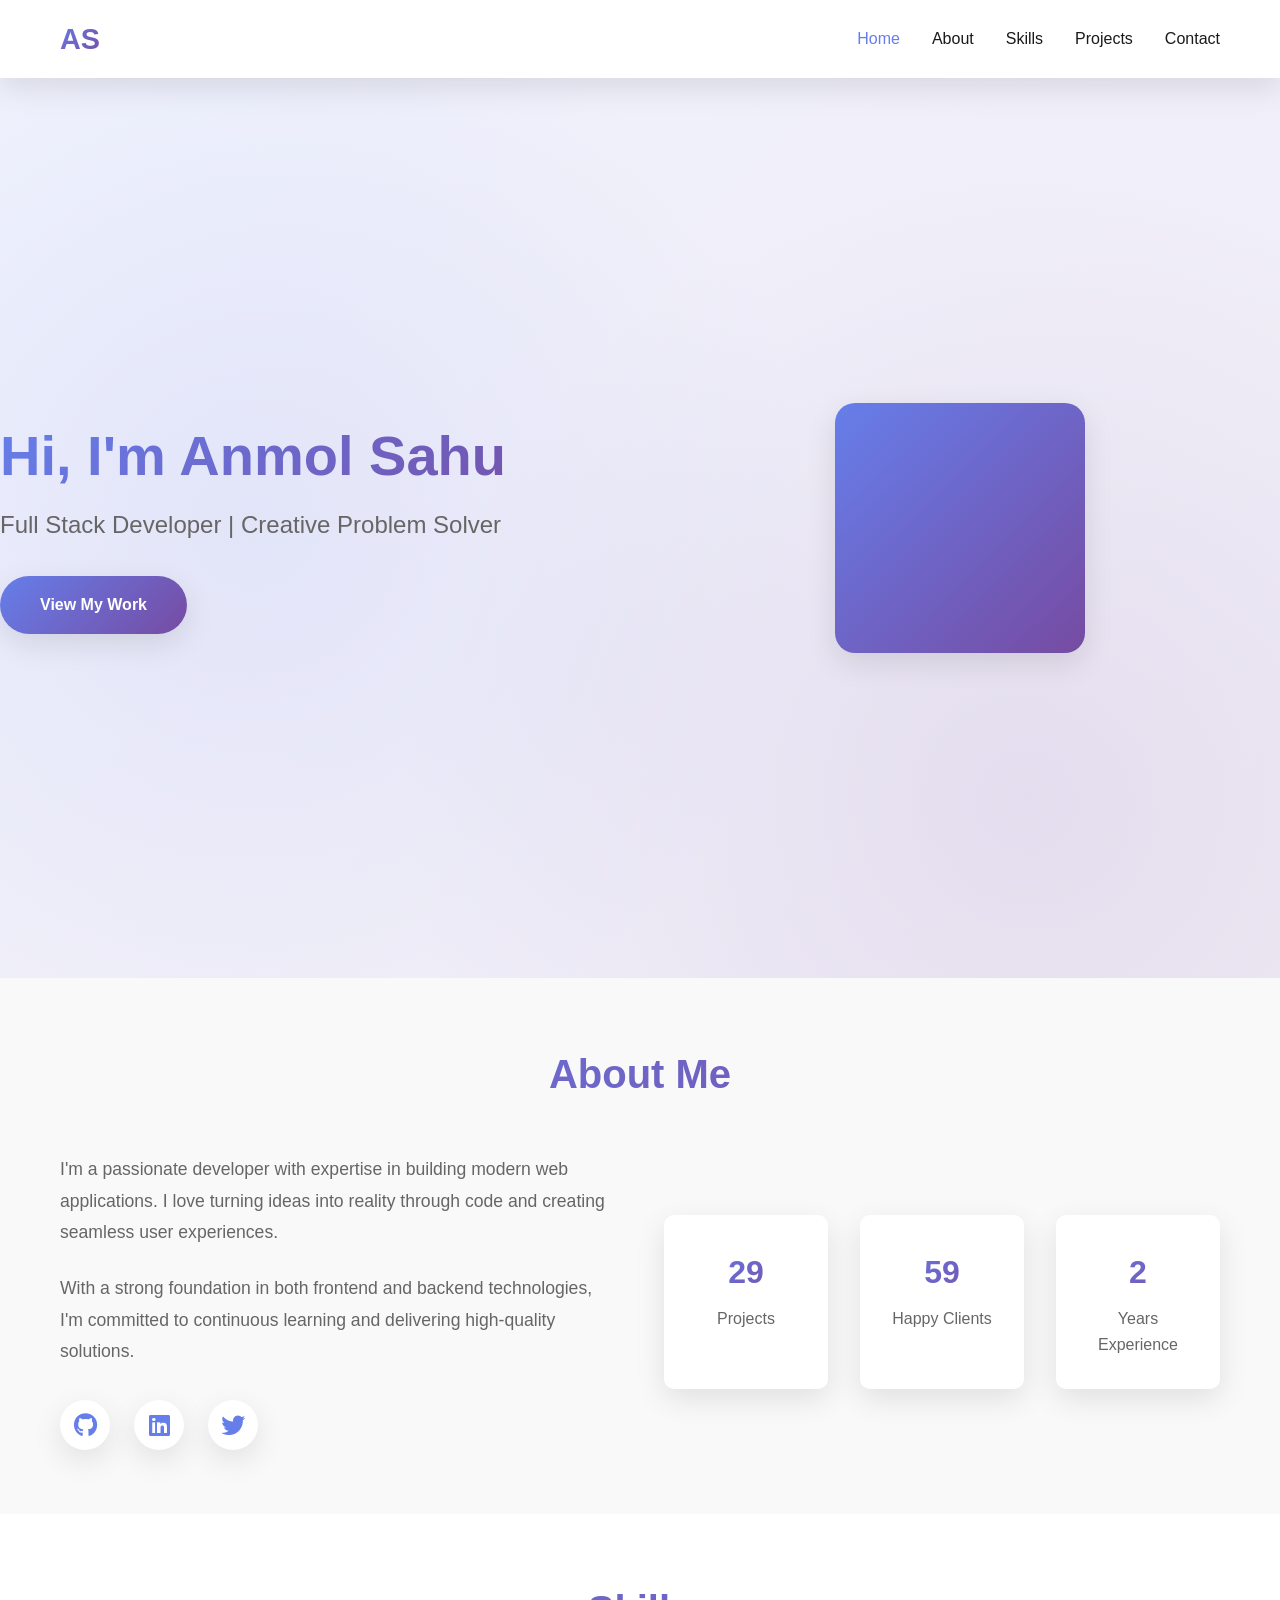
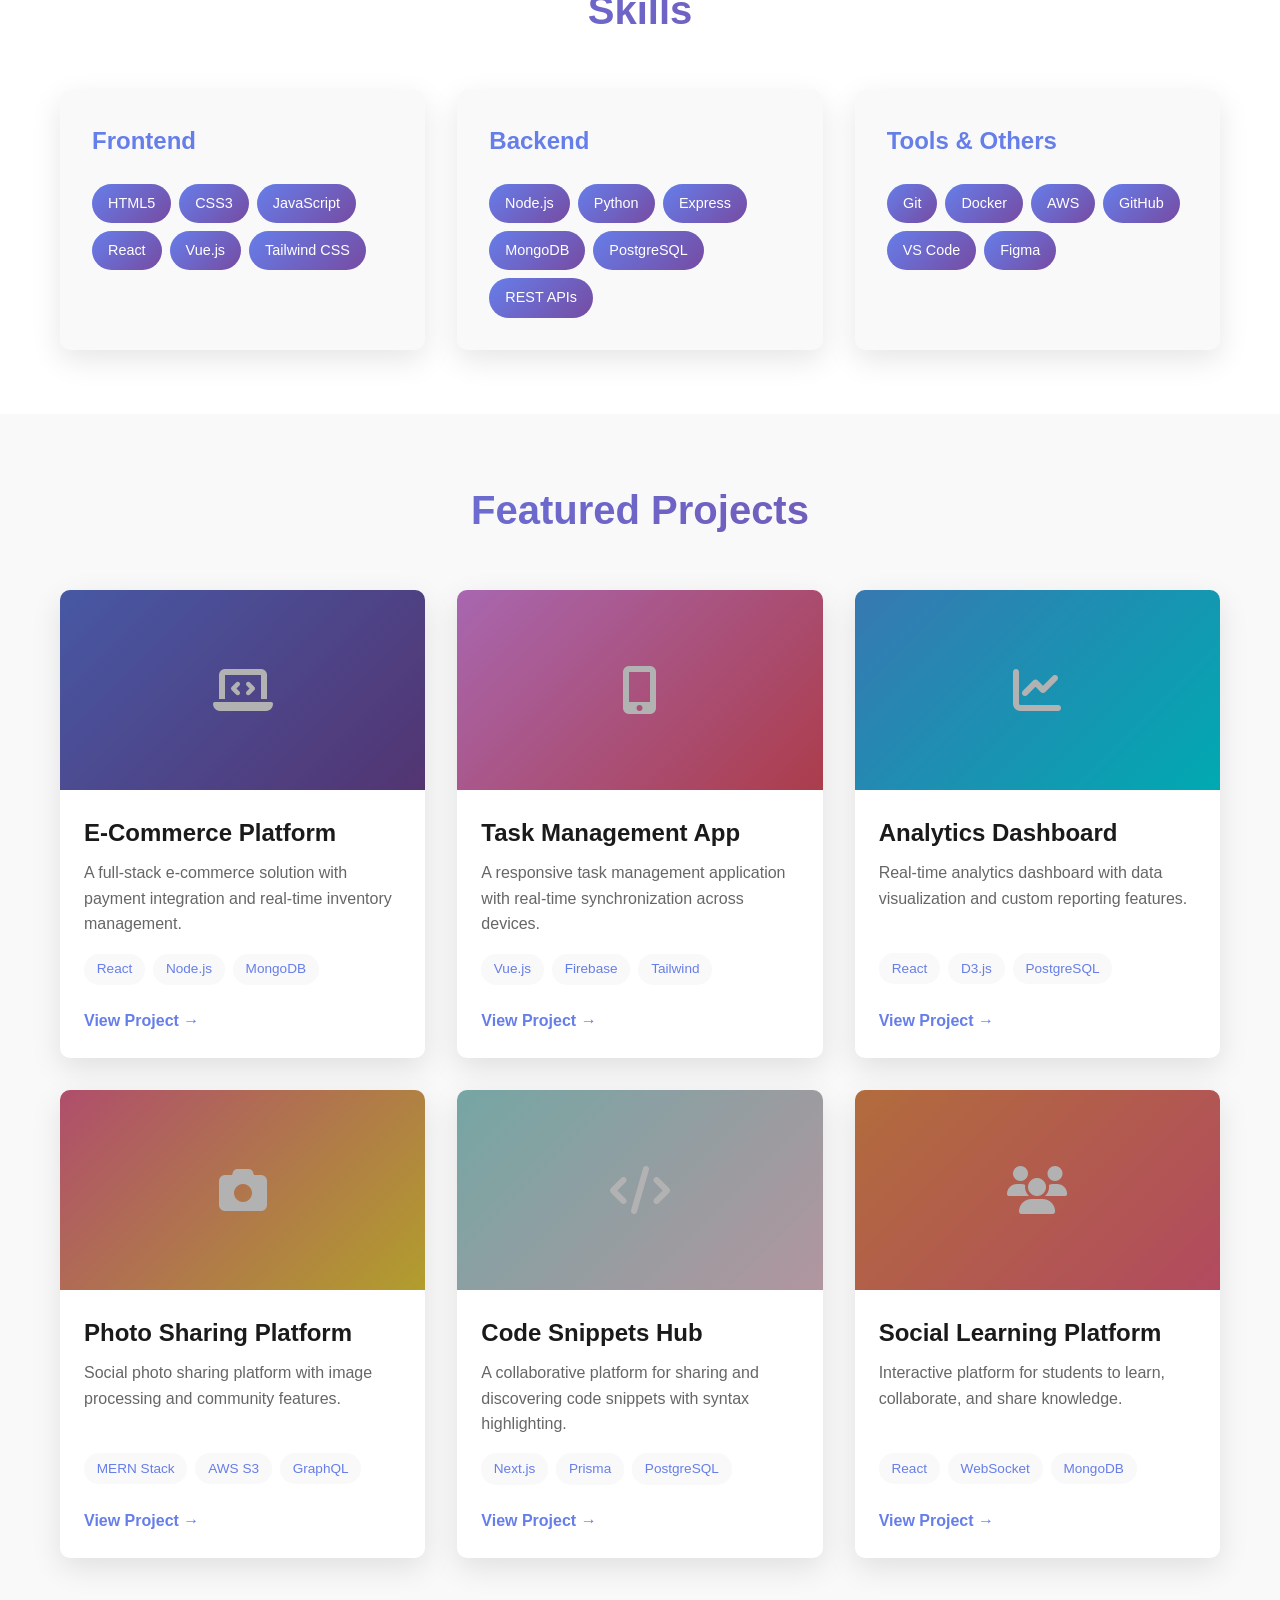
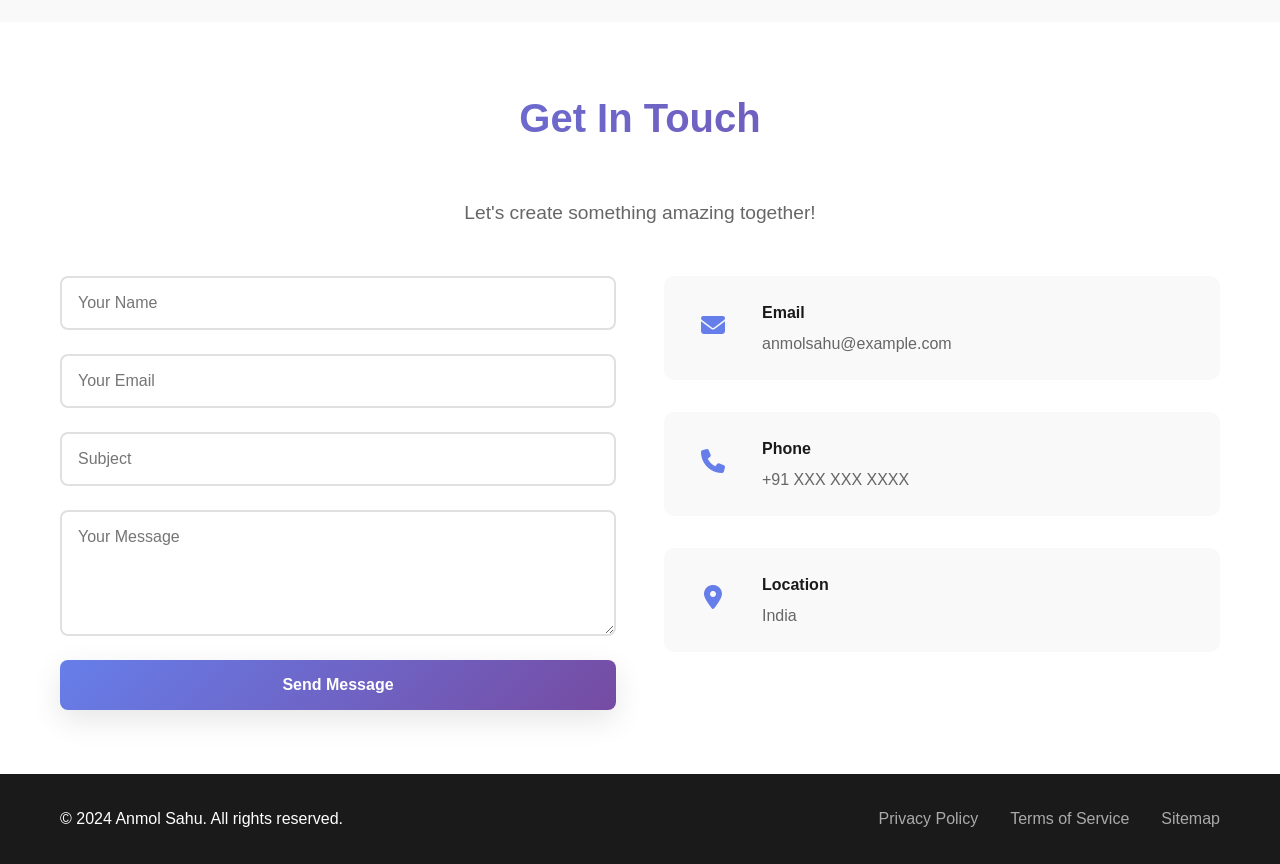
<file: index.html>
<!DOCTYPE html>
<html lang="en">
<head>
    <meta charset="UTF-8">
    <meta name="viewport" content="width=device-width, initial-scale=1.0">
    <title>Anmol Sahu - Portfolio</title>
    <link rel="stylesheet" href="styles.css">
    <link rel="stylesheet" href="https://cdnjs.cloudflare.com/ajax/libs/font-awesome/6.4.0/css/all.min.css">
</head>
<body>
    <!-- Navigation -->
    <nav class="navbar">
        <div class="container">
            <div class="logo">AS</div>
            <ul class="nav-links">
                <li><a href="#home">Home</a></li>
                <li><a href="#about">About</a></li>
                <li><a href="#skills">Skills</a></li>
                <li><a href="#projects">Projects</a></li>
                <li><a href="#contact">Contact</a></li>
            </ul>
            <div class="hamburger">
                <span></span>
                <span></span>
                <span></span>
            </div>
        </div>
    </nav>

    <!-- Hero Section -->
    <section id="home" class="hero">
        <div class="hero-content">
            <h1 class="hero-title">Hi, I'm Anmol Sahu</h1>
            <p class="hero-subtitle">Full Stack Developer | Creative Problem Solver</p>
            <a href="#projects" class="cta-button">View My Work</a>
        </div>
        <div class="hero-animation">
            <div class="floating-card"></div>
        </div>
    </section>

    <!-- About Section -->
    <section id="about" class="about">
        <div class="container">
            <h2 class="section-title">About Me</h2>
            <div class="about-content">
                <div class="about-text">
                    <p>I'm a passionate developer with expertise in building modern web applications. I love turning ideas into reality through code and creating seamless user experiences.</p>
                    <p>With a strong foundation in both frontend and backend technologies, I'm committed to continuous learning and delivering high-quality solutions.</p>
                    <div class="social-links">
                        <a href="#" class="social-icon"><i class="fab fa-github"></i></a>
                        <a href="#" class="social-icon"><i class="fab fa-linkedin"></i></a>
                        <a href="#" class="social-icon"><i class="fab fa-twitter"></i></a>
                    </div>
                </div>
                <div class="about-stats">
                    <div class="stat">
                        <h3>50+</h3>
                        <p>Projects</p>
                    </div>
                    <div class="stat">
                        <h3>100+</h3>
                        <p>Happy Clients</p>
                    </div>
                    <div class="stat">
                        <h3>5+</h3>
                        <p>Years Experience</p>
                    </div>
                </div>
            </div>
        </div>
    </section>

    <!-- Skills Section -->
    <section id="skills" class="skills">
        <div class="container">
            <h2 class="section-title">Skills</h2>
            <div class="skills-grid">
                <div class="skill-category">
                    <h3>Frontend</h3>
                    <div class="skill-tags">
                        <span class="skill-tag">HTML5</span>
                        <span class="skill-tag">CSS3</span>
                        <span class="skill-tag">JavaScript</span>
                        <span class="skill-tag">React</span>
                        <span class="skill-tag">Vue.js</span>
                        <span class="skill-tag">Tailwind CSS</span>
                    </div>
                </div>
                <div class="skill-category">
                    <h3>Backend</h3>
                    <div class="skill-tags">
                        <span class="skill-tag">Node.js</span>
                        <span class="skill-tag">Python</span>
                        <span class="skill-tag">Express</span>
                        <span class="skill-tag">MongoDB</span>
                        <span class="skill-tag">PostgreSQL</span>
                        <span class="skill-tag">REST APIs</span>
                    </div>
                </div>
                <div class="skill-category">
                    <h3>Tools & Others</h3>
                    <div class="skill-tags">
                        <span class="skill-tag">Git</span>
                        <span class="skill-tag">Docker</span>
                        <span class="skill-tag">AWS</span>
                        <span class="skill-tag">GitHub</span>
                        <span class="skill-tag">VS Code</span>
                        <span class="skill-tag">Figma</span>
                    </div>
                </div>
            </div>
        </div>
    </section>

    <!-- Projects Section -->
    <section id="projects" class="projects">
        <div class="container">
            <h2 class="section-title">Featured Projects</h2>
            <div class="projects-grid">
                <div class="project-card">
                    <div class="project-image" style="background: linear-gradient(135deg, #667eea 0%, #764ba2 100%);">
                        <i class="fas fa-laptop-code"></i>
                    </div>
                    <h3>E-Commerce Platform</h3>
                    <p>A full-stack e-commerce solution with payment integration and real-time inventory management.</p>
                    <div class="project-tech">
                        <span>React</span>
                        <span>Node.js</span>
                        <span>MongoDB</span>
                    </div>
                    <a href="#" class="project-link">View Project →</a>
                </div>
                <div class="project-card">
                    <div class="project-image" style="background: linear-gradient(135deg, #f093fb 0%, #f5576c 100%);">
                        <i class="fas fa-mobile-alt"></i>
                    </div>
                    <h3>Task Management App</h3>
                    <p>A responsive task management application with real-time synchronization across devices.</p>
                    <div class="project-tech">
                        <span>Vue.js</span>
                        <span>Firebase</span>
                        <span>Tailwind</span>
                    </div>
                    <a href="#" class="project-link">View Project →</a>
                </div>
                <div class="project-card">
                    <div class="project-image" style="background: linear-gradient(135deg, #4facfe 0%, #00f2fe 100%);">
                        <i class="fas fa-chart-line"></i>
                    </div>
                    <h3>Analytics Dashboard</h3>
                    <p>Real-time analytics dashboard with data visualization and custom reporting features.</p>
                    <div class="project-tech">
                        <span>React</span>
                        <span>D3.js</span>
                        <span>PostgreSQL</span>
                    </div>
                    <a href="#" class="project-link">View Project →</a>
                </div>
                <div class="project-card">
                    <div class="project-image" style="background: linear-gradient(135deg, #fa709a 0%, #fee140 100%);">
                        <i class="fas fa-camera"></i>
                    </div>
                    <h3>Photo Sharing Platform</h3>
                    <p>Social photo sharing platform with image processing and community features.</p>
                    <div class="project-tech">
                        <span>MERN Stack</span>
                        <span>AWS S3</span>
                        <span>GraphQL</span>
                    </div>
                    <a href="#" class="project-link">View Project →</a>
                </div>
                <div class="project-card">
                    <div class="project-image" style="background: linear-gradient(135deg, #a8edea 0%, #fed6e3 100%);">
                        <i class="fas fa-code"></i>
                    </div>
                    <h3>Code Snippets Hub</h3>
                    <p>A collaborative platform for sharing and discovering code snippets with syntax highlighting.</p>
                    <div class="project-tech">
                        <span>Next.js</span>
                        <span>Prisma</span>
                        <span>PostgreSQL</span>
                    </div>
                    <a href="#" class="project-link">View Project →</a>
                </div>
                <div class="project-card">
                    <div class="project-image" style="background: linear-gradient(135deg, #ff9a56 0%, #ff6a88 100%);">
                        <i class="fas fa-users"></i>
                    </div>
                    <h3>Social Learning Platform</h3>
                    <p>Interactive platform for students to learn, collaborate, and share knowledge.</p>
                    <div class="project-tech">
                        <span>React</span>
                        <span>WebSocket</span>
                        <span>MongoDB</span>
                    </div>
                    <a href="#" class="project-link">View Project →</a>
                </div>
            </div>
        </div>
    </section>

    <!-- Contact Section -->
    <section id="contact" class="contact">
        <div class="container">
            <h2 class="section-title">Get In Touch</h2>
            <p class="contact-subtitle">Let's create something amazing together!</p>
            <div class="contact-content">
                <form class="contact-form" id="contactForm">
                    <div class="form-group">
                        <input type="text" placeholder="Your Name" required>
                    </div>
                    <div class="form-group">
                        <input type="email" placeholder="Your Email" required>
                    </div>
                    <div class="form-group">
                        <input type="text" placeholder="Subject" required>
                    </div>
                    <div class="form-group">
                        <textarea placeholder="Your Message" rows="5" required></textarea>
                    </div>
                    <button type="submit" class="submit-button">Send Message</button>
                </form>
                <div class="contact-info">
                    <div class="info-item">
                        <i class="fas fa-envelope"></i>
                        <div>
                            <h4>Email</h4>
                            <p>anmolsahu@example.com</p>
                        </div>
                    </div>
                    <div class="info-item">
                        <i class="fas fa-phone"></i>
                        <div>
                            <h4>Phone</h4>
                            <p>+91 XXX XXX XXXX</p>
                        </div>
                    </div>
                    <div class="info-item">
                        <i class="fas fa-map-marker-alt"></i>
                        <div>
                            <h4>Location</h4>
                            <p>India</p>
                        </div>
                    </div>
                </div>
            </div>
        </div>
    </section>

    <!-- Footer -->
    <footer class="footer">
        <div class="container">
            <p>&copy; 2024 Anmol Sahu. All rights reserved.</p>
            <div class="footer-links">
                <a href="#">Privacy Policy</a>
                <a href="#">Terms of Service</a>
                <a href="#">Sitemap</a>
            </div>
        </div>
    </footer>

    <script src="script.js"></script>
</body>
</html>
</file>
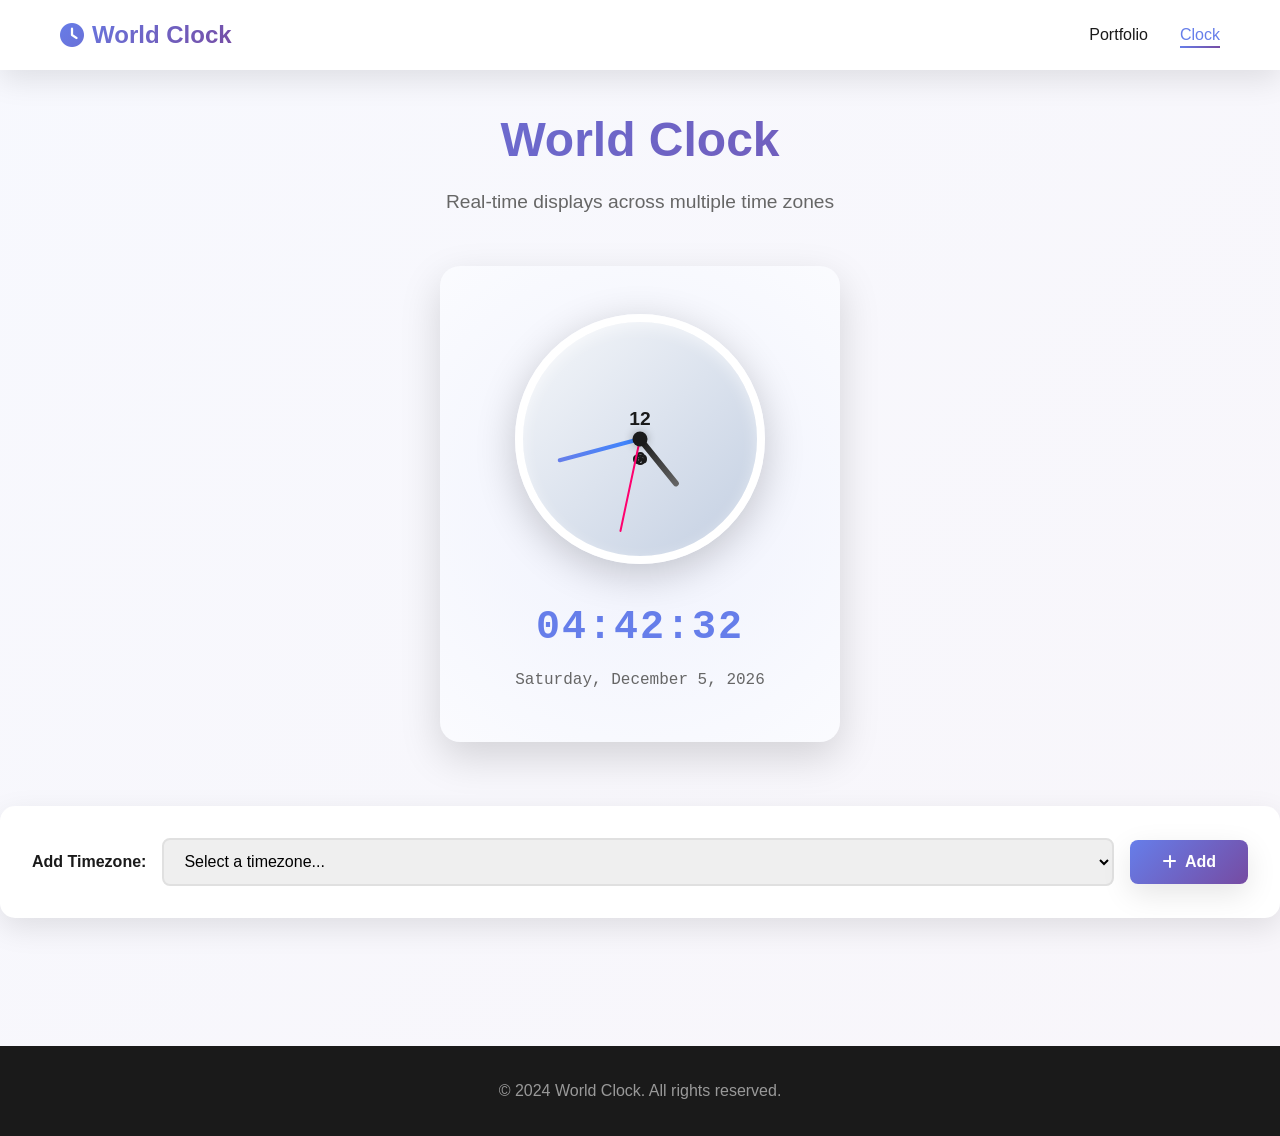
<file: clock.html>
<!DOCTYPE html>
<html lang="en">
<head>
    <meta charset="UTF-8">
    <meta name="viewport" content="width=device-width, initial-scale=1.0">
    <title>Digital Clock - World Time Zones</title>
    <link rel="stylesheet" href="clock-styles.css">
    <link rel="stylesheet" href="https://cdnjs.cloudflare.com/ajax/libs/font-awesome/6.4.0/css/all.min.css">
</head>
<body>
    <!-- Navigation -->
    <nav class="navbar">
        <div class="container">
            <div class="logo">
                <i class="fas fa-clock"></i> World Clock
            </div>
            <ul class="nav-links">
                <li><a href="index.html">Portfolio</a></li>
                <li><a href="clock.html" class="active">Clock</a></li>
            </ul>
            <div class="hamburger">
                <span></span>
                <span></span>
                <span></span>
            </div>
        </div>
    </nav>

    <!-- Main Container -->
    <div class="main-container">
        <!-- Header -->
        <div class="clock-header">
            <h1>World Clock</h1>
            <p>Real-time displays across multiple time zones</p>
        </div>

        <!-- Local Time Display -->
        <div class="local-time-section">
            <div class="local-clock">
                <div class="clock-face">
                    <div class="center-dot"></div>
                    <div class="hand hour-hand"></div>
                    <div class="hand minute-hand"></div>
                    <div class="hand second-hand"></div>
                    <div class="number number-12">12</div>
                    <div class="number number-3">3</div>
                    <div class="number number-6">6</div>
                    <div class="number number-9">9</div>
                </div>
                <div class="digital-display">
                    <div id="localTime" class="time-text">00:00:00</div>
                    <div id="localDate" class="date-text">Loading...</div>
                </div>
            </div>
        </div>

        <!-- Timezone Selector -->
        <div class="timezone-controls">
            <div class="control-group">
                <label for="tzSelect">Add Timezone:</label>
                <select id="tzSelect" class="timezone-select">
                    <option value="">Select a timezone...</option>
                </select>
                <button id="addBtn" class="add-btn"><i class="fas fa-plus"></i> Add</button>
            </div>
        </div>

        <!-- Clocks Grid -->
        <div class="clocks-container" id="clocksContainer">
            <!-- Clocks will be dynamically added here -->
        </div>
    </div>

    <!-- Footer -->
    <footer class="footer">
        <div class="container">
            <p>&copy; 2024 World Clock. All rights reserved.</p>
        </div>
    </footer>

    <script src="clock-script.js"></script>
</body>
</html>
</file>
<file: styles.css>
:root {
    --primary-color: #667eea;
    --secondary-color: #764ba2;
    --text-dark: #1a1a1a;
    --text-light: #666;
    --bg-light: #f9f9f9;
    --bg-white: #ffffff;
    --border-color: #e0e0e0;
    --shadow: 0 10px 30px rgba(0, 0, 0, 0.1);
    --shadow-hover: 0 15px 40px rgba(0, 0, 0, 0.15);
}

* {
    margin: 0;
    padding: 0;
    box-sizing: border-box;
}

html {
    scroll-behavior: smooth;
}

body {
    font-family: 'Segoe UI', Tahoma, Geneva, Verdana, sans-serif;
    color: var(--text-dark);
    line-height: 1.6;
    overflow-x: hidden;
}

.container {
    max-width: 1200px;
    margin: 0 auto;
    padding: 0 20px;
}

/* Navigation */
.navbar {
    background: var(--bg-white);
    box-shadow: var(--shadow);
    position: sticky;
    top: 0;
    z-index: 1000;
    transition: all 0.3s ease;
}

.navbar .container {
    display: flex;
    justify-content: space-between;
    align-items: center;
    padding: 1rem 20px;
}

.logo {
    font-size: 1.8rem;
    font-weight: bold;
    background: linear-gradient(135deg, var(--primary-color), var(--secondary-color));
    -webkit-background-clip: text;
    -webkit-text-fill-color: transparent;
    cursor: pointer;
}

.nav-links {
    display: flex;
    list-style: none;
    gap: 2rem;
}

.nav-links a {
    text-decoration: none;
    color: var(--text-dark);
    font-weight: 500;
    transition: color 0.3s ease;
    position: relative;
}

.nav-links a::after {
    content: '';
    position: absolute;
    bottom: -5px;
    left: 0;
    width: 0;
    height: 2px;
    background: linear-gradient(135deg, var(--primary-color), var(--secondary-color));
    transition: width 0.3s ease;
}

.nav-links a:hover::after {
    width: 100%;
}

.hamburger {
    display: none;
    flex-direction: column;
    cursor: pointer;
}

.hamburger span {
    width: 25px;
    height: 3px;
    background: var(--text-dark);
    margin: 5px 0;
    transition: 0.3s ease;
    border-radius: 2px;
}

/* Hero Section */
.hero {
    min-height: 100vh;
    display: flex;
    align-items: center;
    justify-content: space-between;
    background: linear-gradient(135deg, rgba(102, 126, 234, 0.1) 0%, rgba(118, 75, 162, 0.1) 100%);
    padding: 2rem 0;
    position: relative;
    overflow: hidden;
}

.hero::before {
    content: '';
    position: absolute;
    top: 0;
    left: 0;
    width: 100%;
    height: 100%;
    background: radial-gradient(circle at 20% 50%, rgba(102, 126, 234, 0.1) 0%, transparent 50%),
                radial-gradient(circle at 80% 80%, rgba(118, 75, 162, 0.1) 0%, transparent 50%);
    pointer-events: none;
}

.hero-content {
    flex: 1;
    z-index: 1;
    animation: slideInLeft 1s ease;
}

.hero-title {
    font-size: 3.5rem;
    font-weight: 800;
    margin-bottom: 1rem;
    background: linear-gradient(135deg, var(--primary-color), var(--secondary-color));
    -webkit-background-clip: text;
    -webkit-text-fill-color: transparent;
    line-height: 1.2;
}

.hero-subtitle {
    font-size: 1.5rem;
    color: var(--text-light);
    margin-bottom: 2rem;
}

.cta-button {
    display: inline-block;
    padding: 1rem 2.5rem;
    background: linear-gradient(135deg, var(--primary-color), var(--secondary-color));
    color: white;
    text-decoration: none;
    border-radius: 50px;
    font-weight: 600;
    transition: all 0.3s ease;
    box-shadow: var(--shadow);
}

.cta-button:hover {
    transform: translateY(-3px);
    box-shadow: var(--shadow-hover);
}

.hero-animation {
    flex: 1;
    display: flex;
    justify-content: center;
    align-items: center;
    position: relative;
    z-index: 1;
}

.floating-card {
    width: 250px;
    height: 250px;
    background: linear-gradient(135deg, var(--primary-color), var(--secondary-color));
    border-radius: 20px;
    box-shadow: var(--shadow);
    animation: float 3s ease-in-out infinite;
}

@keyframes float {
    0%, 100% { transform: translateY(0px); }
    50% { transform: translateY(-20px); }
}

@keyframes slideInLeft {
    from {
        opacity: 0;
        transform: translateX(-50px);
    }
    to {
        opacity: 1;
        transform: translateX(0);
    }
}

/* Sections */
section {
    padding: 4rem 0;
}

.section-title {
    font-size: 2.5rem;
    text-align: center;
    margin-bottom: 3rem;
    background: linear-gradient(135deg, var(--primary-color), var(--secondary-color));
    -webkit-background-clip: text;
    -webkit-text-fill-color: transparent;
}

/* About Section */
.about {
    background: var(--bg-light);
}

.about-content {
    display: grid;
    grid-template-columns: 1fr 1fr;
    gap: 3rem;
    align-items: center;
}

.about-text p {
    font-size: 1.1rem;
    color: var(--text-light);
    margin-bottom: 1.5rem;
    line-height: 1.8;
}

.social-links {
    display: flex;
    gap: 1.5rem;
    margin-top: 2rem;
}

.social-icon {
    width: 50px;
    height: 50px;
    border-radius: 50%;
    background: var(--bg-white);
    display: flex;
    align-items: center;
    justify-content: center;
    font-size: 1.5rem;
    color: var(--primary-color);
    text-decoration: none;
    transition: all 0.3s ease;
    box-shadow: var(--shadow);
}

.social-icon:hover {
    transform: translateY(-5px);
    background: linear-gradient(135deg, var(--primary-color), var(--secondary-color));
    color: white;
}

.about-stats {
    display: grid;
    grid-template-columns: 1fr 1fr 1fr;
    gap: 2rem;
}

.stat {
    text-align: center;
    padding: 2rem;
    background: var(--bg-white);
    border-radius: 10px;
    box-shadow: var(--shadow);
    transition: all 0.3s ease;
}

.stat:hover {
    transform: translateY(-10px);
}

.stat h3 {
    font-size: 2rem;
    background: linear-gradient(135deg, var(--primary-color), var(--secondary-color));
    -webkit-background-clip: text;
    -webkit-text-fill-color: transparent;
    margin-bottom: 0.5rem;
}

.stat p {
    color: var(--text-light);
    font-weight: 500;
}

/* Skills Section */
.skills {
    background: var(--bg-white);
}

.skills-grid {
    display: grid;
    grid-template-columns: repeat(auto-fit, minmax(300px, 1fr));
    gap: 2rem;
}

.skill-category {
    background: var(--bg-light);
    padding: 2rem;
    border-radius: 10px;
    box-shadow: var(--shadow);
    transition: all 0.3s ease;
}

.skill-category:hover {
    transform: translateY(-5px);
    box-shadow: var(--shadow-hover);
}

.skill-category h3 {
    font-size: 1.5rem;
    margin-bottom: 1.5rem;
    color: var(--primary-color);
}

.skill-tags {
    display: flex;
    flex-wrap: wrap;
    gap: 0.5rem;
}

.skill-tag {
    background: linear-gradient(135deg, var(--primary-color), var(--secondary-color));
    color: white;
    padding: 0.5rem 1rem;
    border-radius: 20px;
    font-size: 0.9rem;
    font-weight: 500;
    transition: all 0.3s ease;
}

.skill-tag:hover {
    transform: scale(1.05);
}

/* Projects Section */
.projects {
    background: var(--bg-light);
}

.projects-grid {
    display: grid;
    grid-template-columns: repeat(auto-fill, minmax(320px, 1fr));
    gap: 2rem;
}

.project-card {
    background: var(--bg-white);
    border-radius: 10px;
    overflow: hidden;
    box-shadow: var(--shadow);
    transition: all 0.3s ease;
    display: flex;
    flex-direction: column;
}

.project-card:hover {
    transform: translateY(-10px);
    box-shadow: var(--shadow-hover);
}

.project-image {
    height: 200px;
    display: flex;
    align-items: center;
    justify-content: center;
    font-size: 3rem;
    color: white;
    position: relative;
    overflow: hidden;
}

.project-image::before {
    content: '';
    position: absolute;
    top: 0;
    left: 0;
    right: 0;
    bottom: 0;
    background: rgba(0, 0, 0, 0.3);
    transition: all 0.3s ease;
}

.project-card:hover .project-image::before {
    background: rgba(0, 0, 0, 0.1);
}

.project-card h3 {
    font-size: 1.5rem;
    padding: 1.5rem 1.5rem 0.5rem;
    color: var(--text-dark);
}

.project-card p {
    padding: 0 1.5rem;
    color: var(--text-light);
    flex-grow: 1;
}

.project-tech {
    padding: 1rem 1.5rem 0;
    display: flex;
    flex-wrap: wrap;
    gap: 0.5rem;
}

.project-tech span {
    font-size: 0.85rem;
    background: var(--bg-light);
    color: var(--primary-color);
    padding: 0.3rem 0.8rem;
    border-radius: 15px;
    font-weight: 500;
}

.project-link {
    padding: 1.5rem;
    color: var(--primary-color);
    text-decoration: none;
    font-weight: 600;
    transition: all 0.3s ease;
}

.project-link:hover {
    color: var(--secondary-color);
}

/* Contact Section */
.contact {
    background: var(--bg-white);
}

.contact-subtitle {
    text-align: center;
    font-size: 1.2rem;
    color: var(--text-light);
    margin-bottom: 3rem;
}

.contact-content {
    display: grid;
    grid-template-columns: 1fr 1fr;
    gap: 3rem;
}

.contact-form {
    display: flex;
    flex-direction: column;
    gap: 1.5rem;
}

.form-group {
    display: flex;
    flex-direction: column;
}

.form-group input,
.form-group textarea {
    padding: 1rem;
    border: 2px solid var(--border-color);
    border-radius: 8px;
    font-family: inherit;
    font-size: 1rem;
    transition: all 0.3s ease;
}

.form-group input:focus,
.form-group textarea:focus {
    outline: none;
    border-color: var(--primary-color);
    box-shadow: 0 0 0 3px rgba(102, 126, 234, 0.1);
}

.submit-button {
    padding: 1rem 2rem;
    background: linear-gradient(135deg, var(--primary-color), var(--secondary-color));
    color: white;
    border: none;
    border-radius: 8px;
    font-size: 1rem;
    font-weight: 600;
    cursor: pointer;
    transition: all 0.3s ease;
    box-shadow: var(--shadow);
}

.submit-button:hover {
    transform: translateY(-3px);
    box-shadow: var(--shadow-hover);
}

.contact-info {
    display: flex;
    flex-direction: column;
    gap: 2rem;
}

.info-item {
    display: flex;
    gap: 1.5rem;
    padding: 1.5rem;
    background: var(--bg-light);
    border-radius: 10px;
    transition: all 0.3s ease;
}

.info-item:hover {
    transform: translateX(5px);
}

.info-item i {
    font-size: 1.5rem;
    color: var(--primary-color);
    width: 50px;
    height: 50px;
    display: flex;
    align-items: center;
    justify-content: center;
}

.info-item h4 {
    color: var(--text-dark);
    margin-bottom: 0.3rem;
}

.info-item p {
    color: var(--text-light);
}

/* Footer */
.footer {
    background: var(--text-dark);
    color: white;
    padding: 2rem 0;
    text-align: center;
}

.footer .container {
    display: flex;
    justify-content: space-between;
    align-items: center;
}

.footer-links {
    display: flex;
    gap: 2rem;
}

.footer-links a {
    color: #aaa;
    text-decoration: none;
    transition: all 0.3s ease;
}

.footer-links a:hover {
    color: var(--primary-color);
}

/* Responsive Design */
@media (max-width: 768px) {
    .hamburger {
        display: flex;
    }

    .nav-links {
        display: none;
    }

    .nav-links.active {
        position: absolute;
        top: 70px;
        left: 0;
        right: 0;
        background: var(--bg-white);
        flex-direction: column;
        gap: 1rem;
        padding: 2rem;
        display: flex;
        box-shadow: var(--shadow);
    }

    .hero {
        flex-direction: column;
        text-align: center;
    }

    .hero-title {
        font-size: 2rem;
    }

    .hero-subtitle {
        font-size: 1.1rem;
    }

    .hero-animation {
        margin-top: 2rem;
    }

    .about-content {
        grid-template-columns: 1fr;
    }

    .about-stats {
        grid-template-columns: 1fr;
    }

    .contact-content {
        grid-template-columns: 1fr;
    }

    .footer .container {
        flex-direction: column;
        gap: 1.5rem;
    }

    .section-title {
        font-size: 2rem;
    }
}

@media (max-width: 480px) {
    .hero-title {
        font-size: 1.5rem;
    }

    .hero-subtitle {
        font-size: 1rem;
    }

    .floating-card {
        width: 150px;
        height: 150px;
    }

    .section-title {
        font-size: 1.5rem;
    }
}
</file>
<file: clock-styles.css>
:root {
    --primary-color: #667eea;
    --secondary-color: #764ba2;
    --text-dark: #1a1a1a;
    --text-light: #666;
    --bg-light: #f9f9f9;
    --bg-white: #ffffff;
    --border-color: #e0e0e0;
    --shadow: 0 10px 30px rgba(0, 0, 0, 0.1);
    --shadow-hover: 0 15px 40px rgba(0, 0, 0, 0.15);
    --accent-blue: #3a86ff;
    --accent-purple: #8338ec;
    --accent-pink: #ff006e;
    --accent-green: #06ffa5;
}

* {
    margin: 0;
    padding: 0;
    box-sizing: border-box;
}

html {
    scroll-behavior: smooth;
}

body {
    font-family: 'Segoe UI', Tahoma, Geneva, Verdana, sans-serif;
    color: var(--text-dark);
    line-height: 1.6;
    overflow-x: hidden;
    background: linear-gradient(135deg, rgba(102, 126, 234, 0.05) 0%, rgba(118, 75, 162, 0.05) 100%);
    min-height: 100vh;
    display: flex;
    flex-direction: column;
}

.container {
    max-width: 1200px;
    margin: 0 auto;
    padding: 0 20px;
}

/* Navigation */
.navbar {
    background: var(--bg-white);
    box-shadow: var(--shadow);
    position: sticky;
    top: 0;
    z-index: 1000;
    transition: all 0.3s ease;
}

.navbar .container {
    display: flex;
    justify-content: space-between;
    align-items: center;
    padding: 1rem 20px;
}

.logo {
    font-size: 1.5rem;
    font-weight: bold;
    background: linear-gradient(135deg, var(--primary-color), var(--secondary-color));
    -webkit-background-clip: text;
    -webkit-text-fill-color: transparent;
    cursor: pointer;
    display: flex;
    align-items: center;
    gap: 0.5rem;
}

.nav-links {
    display: flex;
    list-style: none;
    gap: 2rem;
}

.nav-links a {
    text-decoration: none;
    color: var(--text-dark);
    font-weight: 500;
    transition: all 0.3s ease;
    position: relative;
}

.nav-links a.active,
.nav-links a:hover {
    color: var(--primary-color);
}

.nav-links a::after {
    content: '';
    position: absolute;
    bottom: -5px;
    left: 0;
    width: 0;
    height: 2px;
    background: linear-gradient(135deg, var(--primary-color), var(--secondary-color));
    transition: width 0.3s ease;
}

.nav-links a.active::after,
.nav-links a:hover::after {
    width: 100%;
}

.hamburger {
    display: none;
    flex-direction: column;
    cursor: pointer;
}

.hamburger span {
    width: 25px;
    height: 3px;
    background: var(--text-dark);
    margin: 5px 0;
    transition: 0.3s ease;
    border-radius: 2px;
}

/* Main Container */
.main-container {
    flex: 1;
    padding: 2rem 0;
}

/* Clock Header */
.clock-header {
    text-align: center;
    margin-bottom: 3rem;
    animation: fadeInDown 0.6s ease;
}

.clock-header h1 {
    font-size: 3rem;
    background: linear-gradient(135deg, var(--primary-color), var(--secondary-color));
    -webkit-background-clip: text;
    -webkit-text-fill-color: transparent;
    margin-bottom: 0.5rem;
}

.clock-header p {
    font-size: 1.2rem;
    color: var(--text-light);
}

/* Local Time Section */
.local-time-section {
    display: flex;
    justify-content: center;
    margin-bottom: 4rem;
    animation: fadeInUp 0.6s ease;
}

.local-clock {
    background: var(--bg-white);
    border-radius: 20px;
    padding: 3rem 2rem;
    box-shadow: var(--shadow-hover);
    position: relative;
    overflow: hidden;
    max-width: 400px;
    width: 100%;
}

.local-clock::before {
    content: '';
    position: absolute;
    top: -50%;
    right: -50%;
    width: 200%;
    height: 200%;
    background: radial-gradient(circle, rgba(102, 126, 234, 0.1) 0%, transparent 70%);
    animation: rotate 20s linear infinite;
}

.clock-face {
    width: 250px;
    height: 250px;
    border-radius: 50%;
    background: linear-gradient(135deg, #f5f7fa 0%, #c3cfe2 100%);
    position: relative;
    margin: 0 auto 2rem;
    box-shadow: 0 10px 40px rgba(0, 0, 0, 0.2), inset 0 5px 15px rgba(255, 255, 255, 0.5);
    border: 8px solid var(--bg-white);
}

.center-dot {
    width: 15px;
    height: 15px;
    background: var(--text-dark);
    border-radius: 50%;
    position: absolute;
    top: 50%;
    left: 50%;
    transform: translate(-50%, -50%);
    z-index: 10;
    box-shadow: 0 0 10px rgba(0, 0, 0, 0.3);
}

.hand {
    position: absolute;
    bottom: 50%;
    left: 50%;
    transform-origin: bottom center;
    border-radius: 10px;
    background: var(--text-dark);
}

.hour-hand {
    width: 6px;
    height: 60px;
    margin-left: -3px;
    background: linear-gradient(to top, var(--text-dark), var(--text-light));
}

.minute-hand {
    width: 4px;
    height: 85px;
    margin-left: -2px;
    background: linear-gradient(to top, var(--accent-blue), var(--primary-color));
}

.second-hand {
    width: 2px;
    height: 95px;
    margin-left: -1px;
    background: var(--accent-pink);
    z-index: 9;
}

.number {
    position: absolute;
    width: 100%;
    height: 100%;
    text-align: center;
    font-weight: bold;
    font-size: 1.2rem;
    display: flex;
    align-items: center;
    justify-content: center;
}

.number-12 {
    transform: translateY(-20px);
}

.number-3 {
    transform: rotate(90deg) translateX(20px);
}

.number-6 {
    transform: translateY(20px);
}

.number-9 {
    transform: rotate(-90deg) translateX(-20px);
}

.digital-display {
    text-align: center;
    position: relative;
    z-index: 2;
}

.time-text {
    font-size: 2.5rem;
    font-weight: bold;
    color: var(--primary-color);
    font-family: 'Courier New', monospace;
    letter-spacing: 2px;
    margin-bottom: 0.5rem;
}

.date-text {
    font-size: 1rem;
    color: var(--text-light);
    font-family: 'Courier New', monospace;
}

/* Timezone Controls */
.timezone-controls {
    background: var(--bg-white);
    border-radius: 15px;
    padding: 2rem;
    margin-bottom: 3rem;
    box-shadow: var(--shadow);
    animation: fadeInUp 0.7s ease;
}

.control-group {
    display: flex;
    gap: 1rem;
    flex-wrap: wrap;
    align-items: center;
}

.control-group label {
    font-weight: 600;
    color: var(--text-dark);
}

.timezone-select {
    flex: 1;
    min-width: 200px;
    padding: 0.8rem 1rem;
    border: 2px solid var(--border-color);
    border-radius: 8px;
    font-size: 1rem;
    font-family: inherit;
    transition: all 0.3s ease;
    cursor: pointer;
}

.timezone-select:focus {
    outline: none;
    border-color: var(--primary-color);
    box-shadow: 0 0 0 3px rgba(102, 126, 234, 0.1);
}

.add-btn {
    padding: 0.8rem 2rem;
    background: linear-gradient(135deg, var(--primary-color), var(--secondary-color));
    color: white;
    border: none;
    border-radius: 8px;
    font-size: 1rem;
    font-weight: 600;
    cursor: pointer;
    transition: all 0.3s ease;
    box-shadow: var(--shadow);
    display: flex;
    align-items: center;
    gap: 0.5rem;
}

.add-btn:hover {
    transform: translateY(-3px);
    box-shadow: var(--shadow-hover);
}

.add-btn:active {
    transform: translateY(-1px);
}

/* Clocks Container */
.clocks-container {
    display: grid;
    grid-template-columns: repeat(auto-fill, minmax(320px, 1fr));
    gap: 2rem;
    margin-bottom: 3rem;
}

/* Clock Card */
.clock-card {
    background: var(--bg-white);
    border-radius: 15px;
    padding: 2rem 1.5rem;
    box-shadow: var(--shadow);
    transition: all 0.3s ease;
    animation: scaleIn 0.4s ease;
    position: relative;
    overflow: hidden;
}

.clock-card::before {
    content: '';
    position: absolute;
    top: 0;
    left: 0;
    right: 0;
    height: 4px;
    background: linear-gradient(90deg, var(--primary-color), var(--secondary-color));
}

.clock-card:hover {
    transform: translateY(-10px);
    box-shadow: var(--shadow-hover);
}

.timezone-name {
    font-size: 1.2rem;
    font-weight: 700;
    color: var(--primary-color);
    margin-bottom: 0.5rem;
    display: flex;
    justify-content: space-between;
    align-items: center;
}

.timezone-offset {
    font-size: 0.85rem;
    background: var(--bg-light);
    color: var(--text-light);
    padding: 0.3rem 0.8rem;
    border-radius: 20px;
}

.digital-time {
    font-size: 2rem;
    font-weight: bold;
    color: var(--accent-blue);
    font-family: 'Courier New', monospace;
    letter-spacing: 1px;
    margin: 1rem 0;
    text-align: center;
}

.digital-date {
    font-size: 0.9rem;
    color: var(--text-light);
    text-align: center;
    font-family: 'Courier New', monospace;
    margin-bottom: 1rem;
}

.small-clock {
    width: 120px;
    height: 120px;
    border-radius: 50%;
    background: linear-gradient(135deg, #f5f7fa 0%, #c3cfe2 100%);
    position: relative;
    margin: 1rem auto;
    box-shadow: 0 5px 20px rgba(0, 0, 0, 0.1);
    border: 4px solid var(--bg-white);
}

.small-center-dot {
    width: 8px;
    height: 8px;
    background: var(--text-dark);
    border-radius: 50%;
    position: absolute;
    top: 50%;
    left: 50%;
    transform: translate(-50%, -50%);
    z-index: 10;
}

.small-hand {
    position: absolute;
    bottom: 50%;
    left: 50%;
    transform-origin: bottom center;
    border-radius: 2px;
    background: var(--text-dark);
}

.small-hour-hand {
    width: 3px;
    height: 30px;
    margin-left: -1.5px;
}

.small-minute-hand {
    width: 2px;
    height: 40px;
    margin-left: -1px;
    background: var(--accent-blue);
}

.small-second-hand {
    width: 1px;
    height: 45px;
    margin-left: -0.5px;
    background: var(--accent-pink);
    z-index: 9;
}

.remove-btn {
    width: 100%;
    padding: 0.8rem;
    background: #ff6b6b;
    color: white;
    border: none;
    border-radius: 8px;
    font-weight: 600;
    cursor: pointer;
    transition: all 0.3s ease;
    margin-top: 1rem;
}

.remove-btn:hover {
    background: #ff5252;
    transform: translateY(-2px);
}

/* Empty State */
.empty-state {
    text-align: center;
    padding: 3rem;
    color: var(--text-light);
}

.empty-state i {
    font-size: 3rem;
    color: var(--border-color);
    margin-bottom: 1rem;
    opacity: 0.5;
}

.empty-state p {
    font-size: 1.1rem;
}

/* Footer */
.footer {
    background: var(--text-dark);
    color: #999;
    padding: 2rem 0;
    text-align: center;
    margin-top: auto;
}

.footer p {
    margin: 0;
}

/* Animations */
@keyframes fadeInDown {
    from {
        opacity: 0;
        transform: translateY(-30px);
    }
    to {
        opacity: 1;
        transform: translateY(0);
    }
}

@keyframes fadeInUp {
    from {
        opacity: 0;
        transform: translateY(30px);
    }
    to {
        opacity: 1;
        transform: translateY(0);
    }
}

@keyframes scaleIn {
    from {
        opacity: 0;
        transform: scale(0.9);
    }
    to {
        opacity: 1;
        transform: scale(1);
    }
}

@keyframes rotate {
    from {
        transform: rotate(0deg);
    }
    to {
        transform: rotate(360deg);
    }
}

/* Responsive Design */
@media (max-width: 768px) {
    .hamburger {
        display: flex;
    }

    .nav-links {
        display: none;
    }

    .nav-links.active {
        position: absolute;
        top: 70px;
        left: 0;
        right: 0;
        background: var(--bg-white);
        flex-direction: column;
        gap: 0.5rem;
        padding: 1.5rem;
        display: flex;
        box-shadow: var(--shadow);
    }

    .clock-header h1 {
        font-size: 2rem;
    }

    .clock-face {
        width: 180px;
        height: 180px;
    }

    .time-text {
        font-size: 2rem;
    }

    .control-group {
        flex-direction: column;
    }

    .timezone-select {
        width: 100%;
    }

    .add-btn {
        width: 100%;
        justify-content: center;
    }

    .clocks-container {
        grid-template-columns: 1fr;
    }
}

@media (max-width: 480px) {
    .clock-header h1 {
        font-size: 1.5rem;
    }

    .clock-header p {
        font-size: 1rem;
    }

    .clock-face {
        width: 150px;
        height: 150px;
    }

    .time-text {
        font-size: 1.5rem;
    }

    .digital-time {
        font-size: 1.5rem;
    }

    .timezone-name {
        font-size: 1rem;
    }
}
</file>
